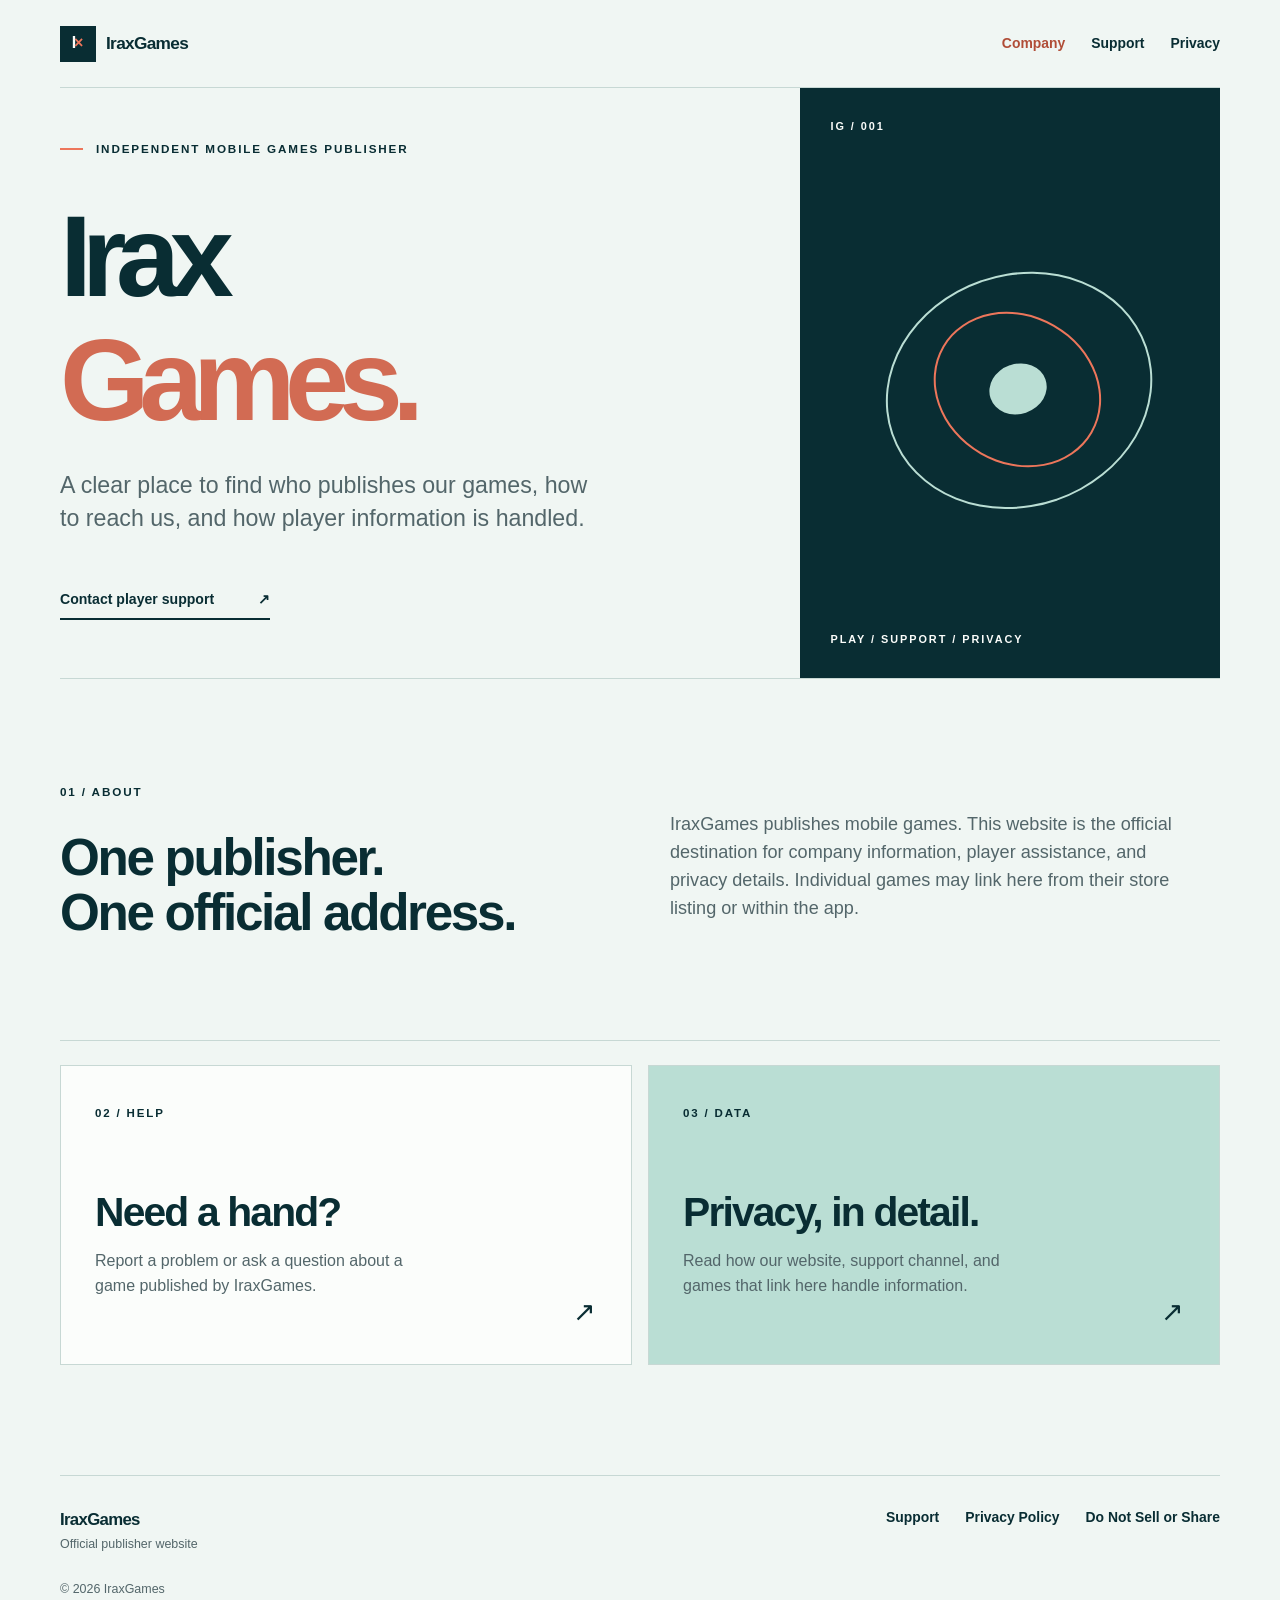
<file: index.html>
<!doctype html>
<html lang="en">
<head>
  <meta charset="utf-8">
  <meta name="viewport" content="width=device-width, initial-scale=1">
  <meta name="theme-color" content="#092d33">
  <meta name="description" content="IraxGames is a mobile games publisher. Find official company, player support, and privacy information.">
  <link rel="canonical" href="https://iraxgames.online/">
  <link rel="icon" href="icon.svg" type="image/svg+xml">
  <link rel="stylesheet" href="styles.css">
  <title>IraxGames — Mobile Games Publisher</title>
</head>
<body>
  <header class="site-head">
    <a class="brand" href="index.html" aria-label="IraxGames home"><span class="brand-icon" aria-hidden="true">I<span>×</span></span><span>IraxGames</span></a>
    <nav aria-label="Main navigation"><a aria-current="page" href="index.html">Company</a><a href="support.html">Support</a><a href="privacy-policy.html">Privacy</a></nav>
  </header>

  <main>
    <section class="home-hero" aria-labelledby="hero-title">
      <div class="hero-type"><p class="eyebrow"><span class="dash"></span> Independent mobile games publisher</p><h1 id="hero-title">Irax<span>Games.</span></h1><p class="hero-deck">A clear place to find who publishes our games, how to reach us, and how player information is handled.</p><a class="text-link" href="support.html">Contact player support <span aria-hidden="true">↗</span></a></div>
      <div class="hero-panel" aria-hidden="true"><span class="panel-coordinate">IG / 001</span><div class="panel-shape"><i></i><i></i><i></i></div><span class="panel-caption">PLAY / SUPPORT / PRIVACY</span></div>
    </section>

    <section class="info-strip" aria-label="About IraxGames"><div><span class="index-number">01 / ABOUT</span><h2>One publisher.<br>One official address.</h2></div><p>IraxGames publishes mobile games. This website is the official destination for company information, player assistance, and privacy details. Individual games may link here from their store listing or within the app.</p></section>

    <section class="destination-grid" aria-label="Useful links"><a class="destination" href="support.html"><span>02 / HELP</span><h2>Need a hand?</h2><p>Report a problem or ask a question about a game published by IraxGames.</p><strong aria-hidden="true">↗</strong></a><a class="destination" href="privacy-policy.html"><span>03 / DATA</span><h2>Privacy, in detail.</h2><p>Read how our website, support channel, and games that link here handle information.</p><strong aria-hidden="true">↗</strong></a></section>
  </main>

  <footer class="site-foot"><div><strong>IraxGames</strong><span>Official publisher website</span></div><nav aria-label="Footer navigation"><a href="support.html">Support</a><a href="privacy-policy.html">Privacy Policy</a><a href="privacy-policy.html#california">Do Not Sell or Share</a></nav><small>© 2026 IraxGames</small></footer>
</body>
</html>
</file>
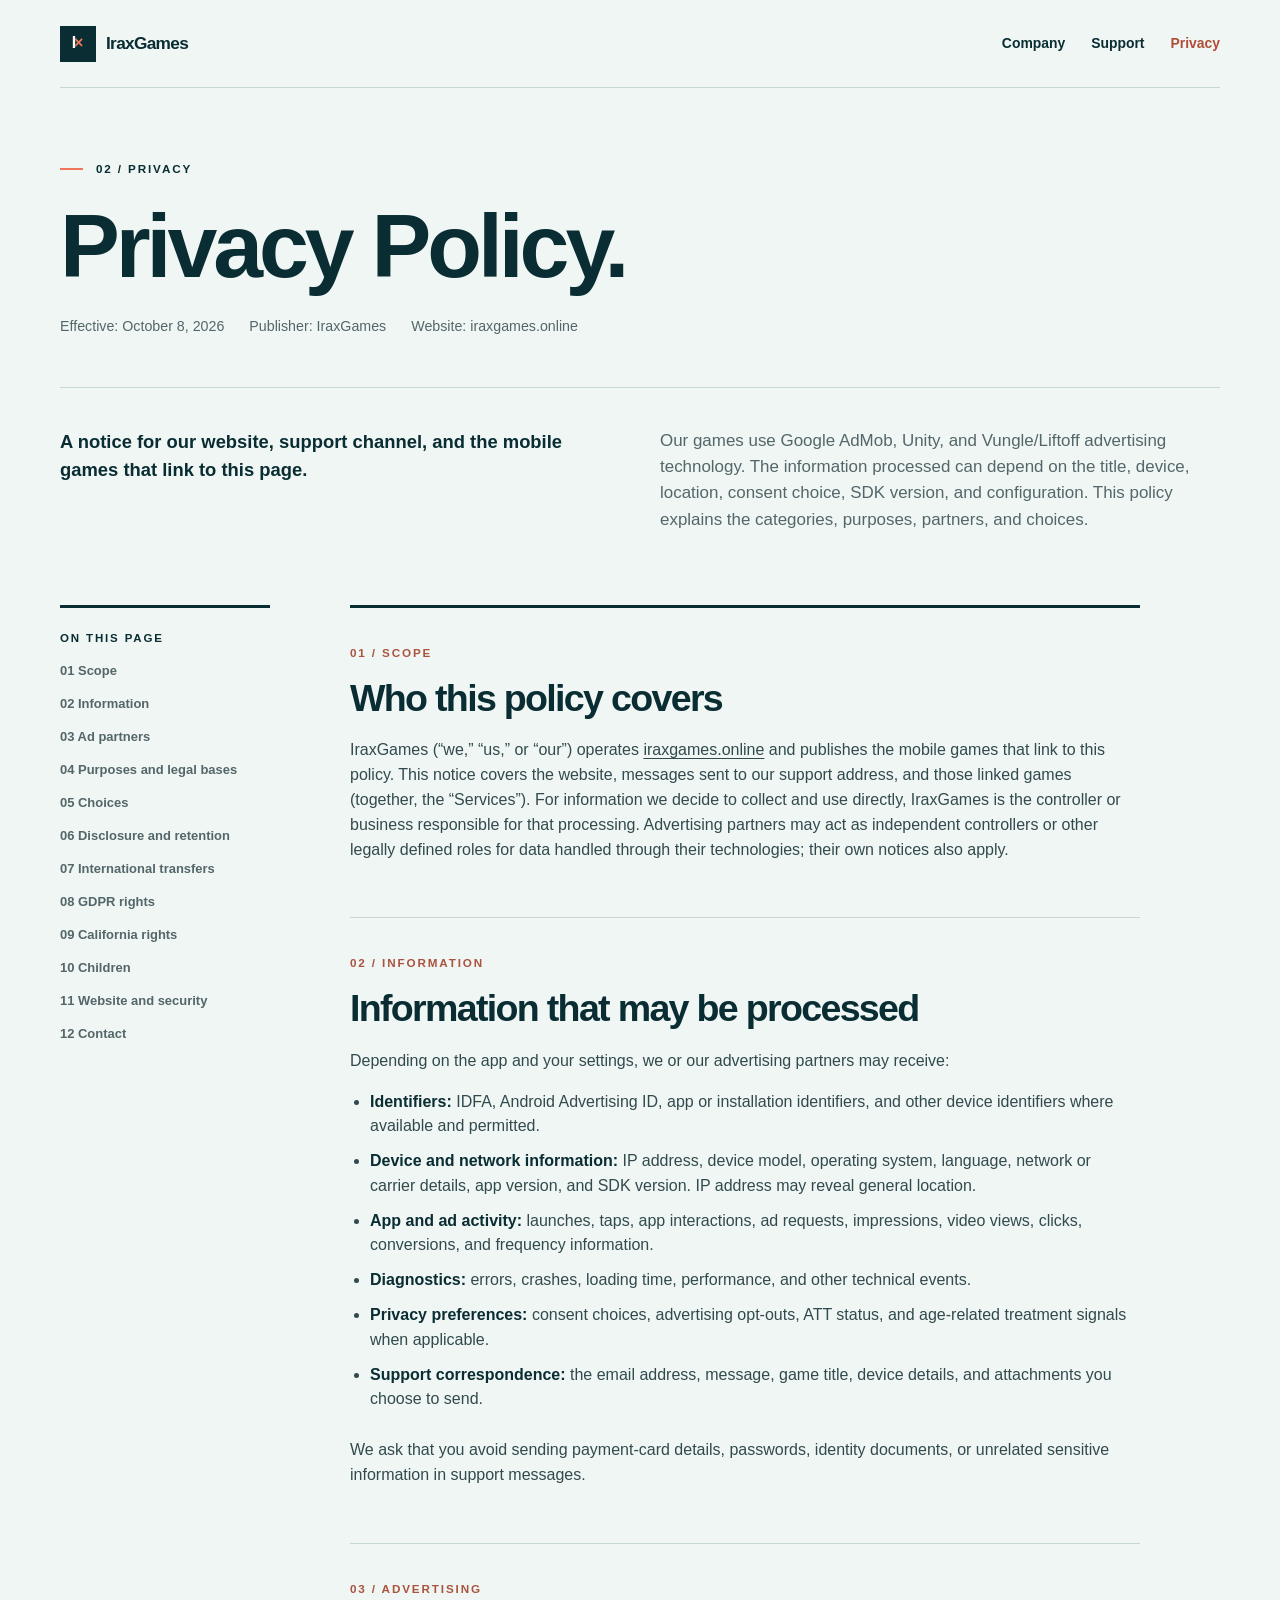
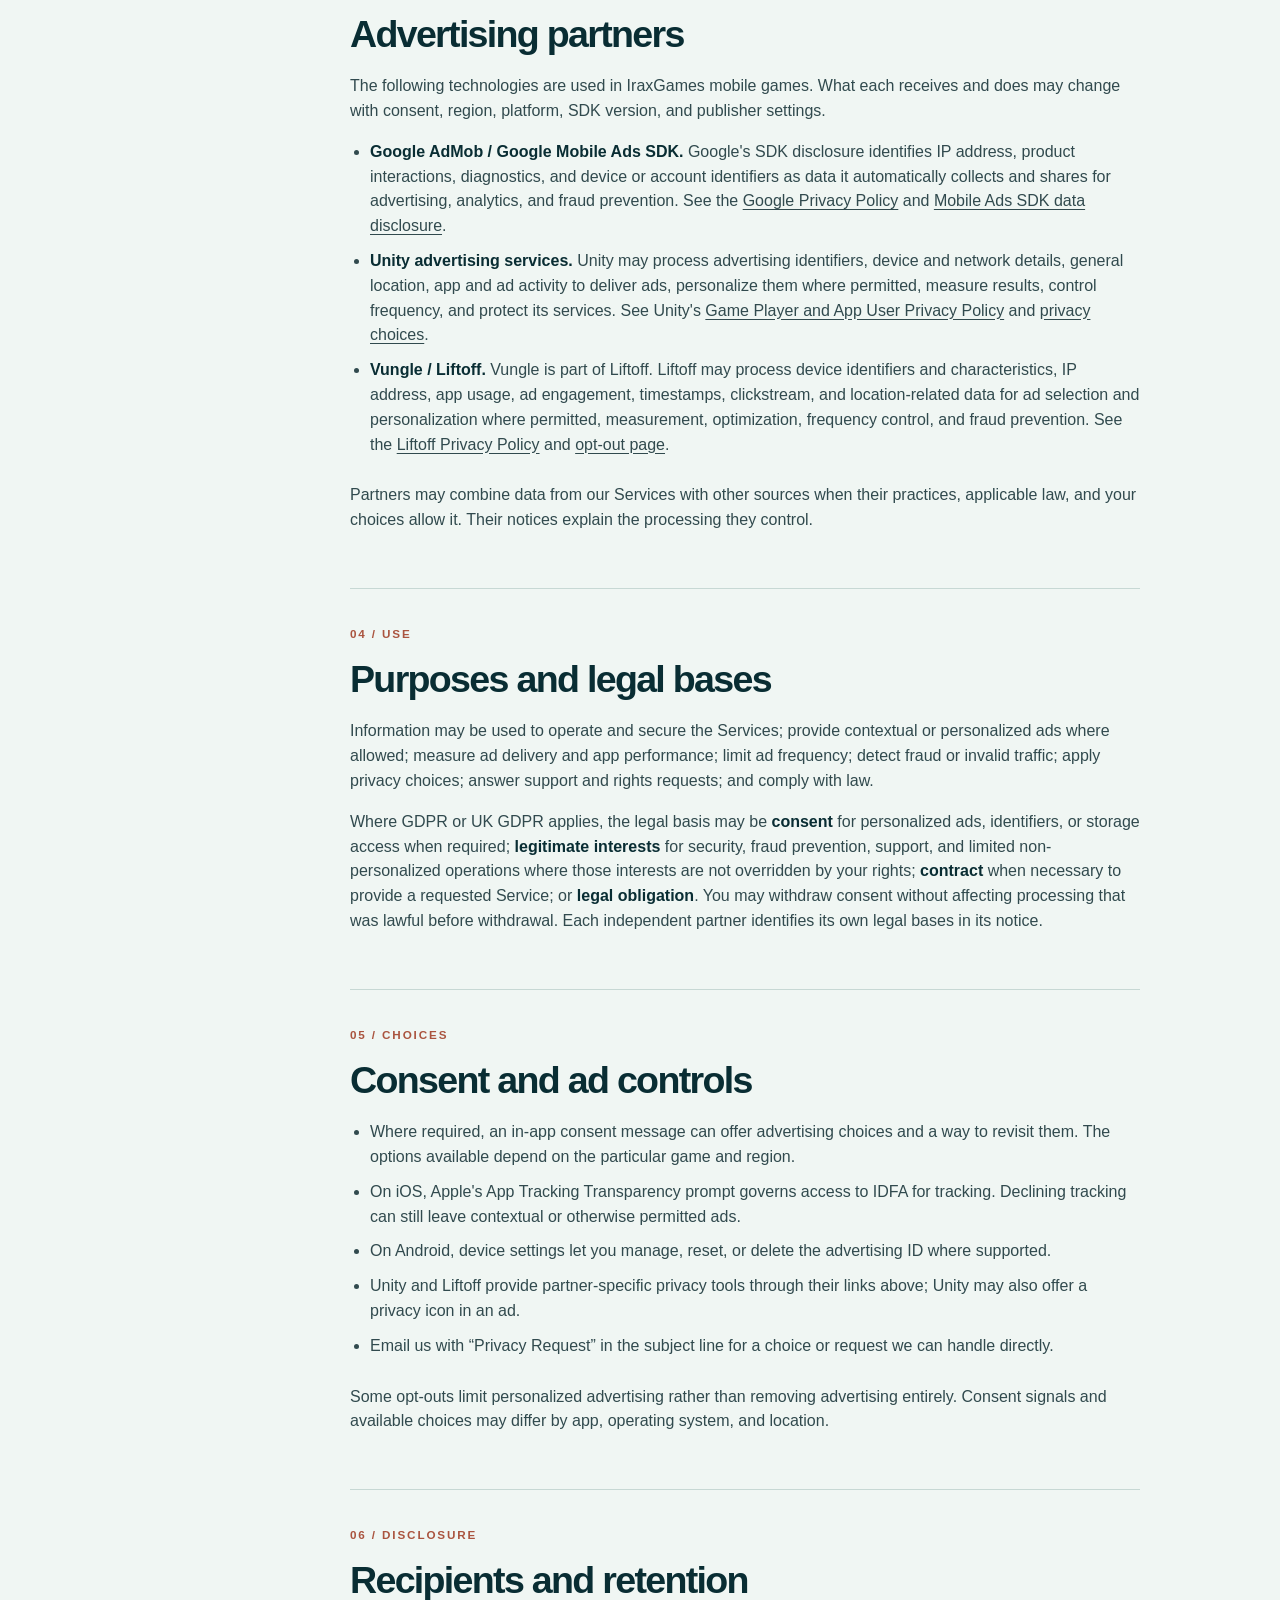
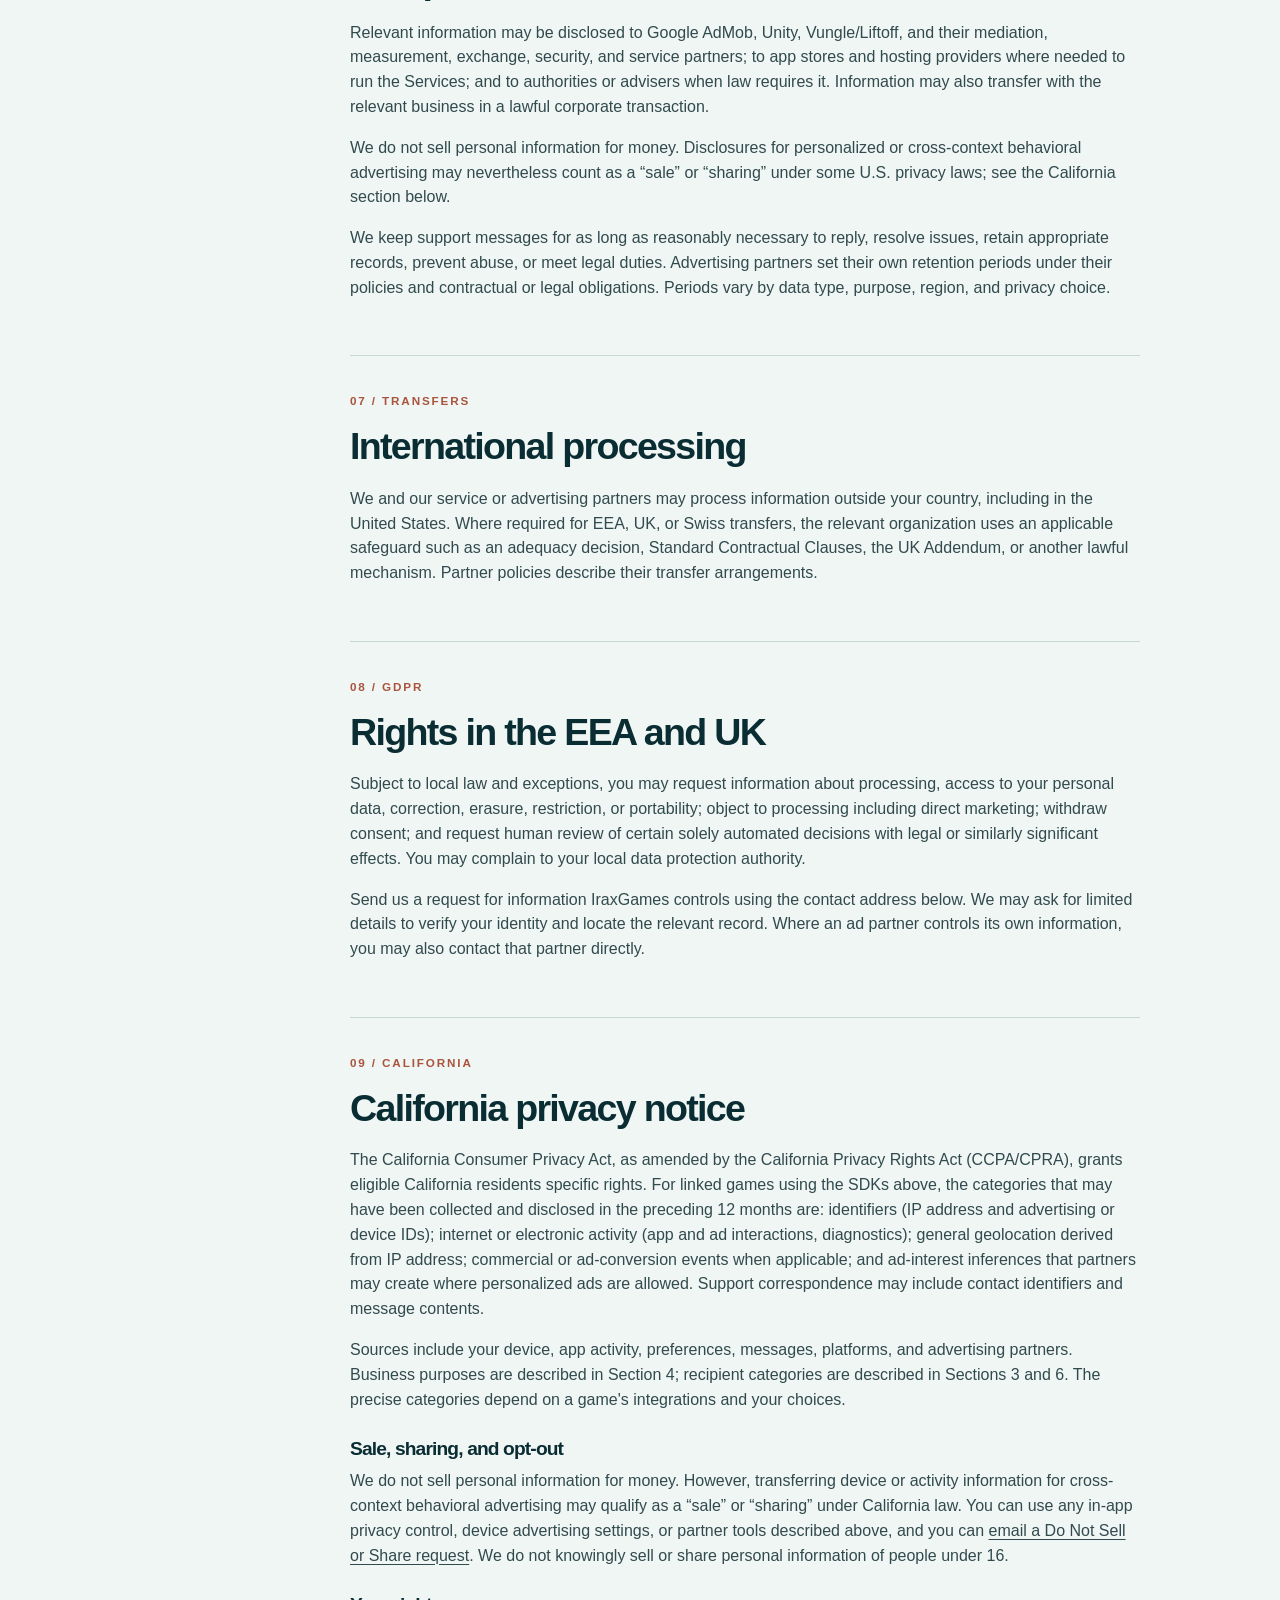
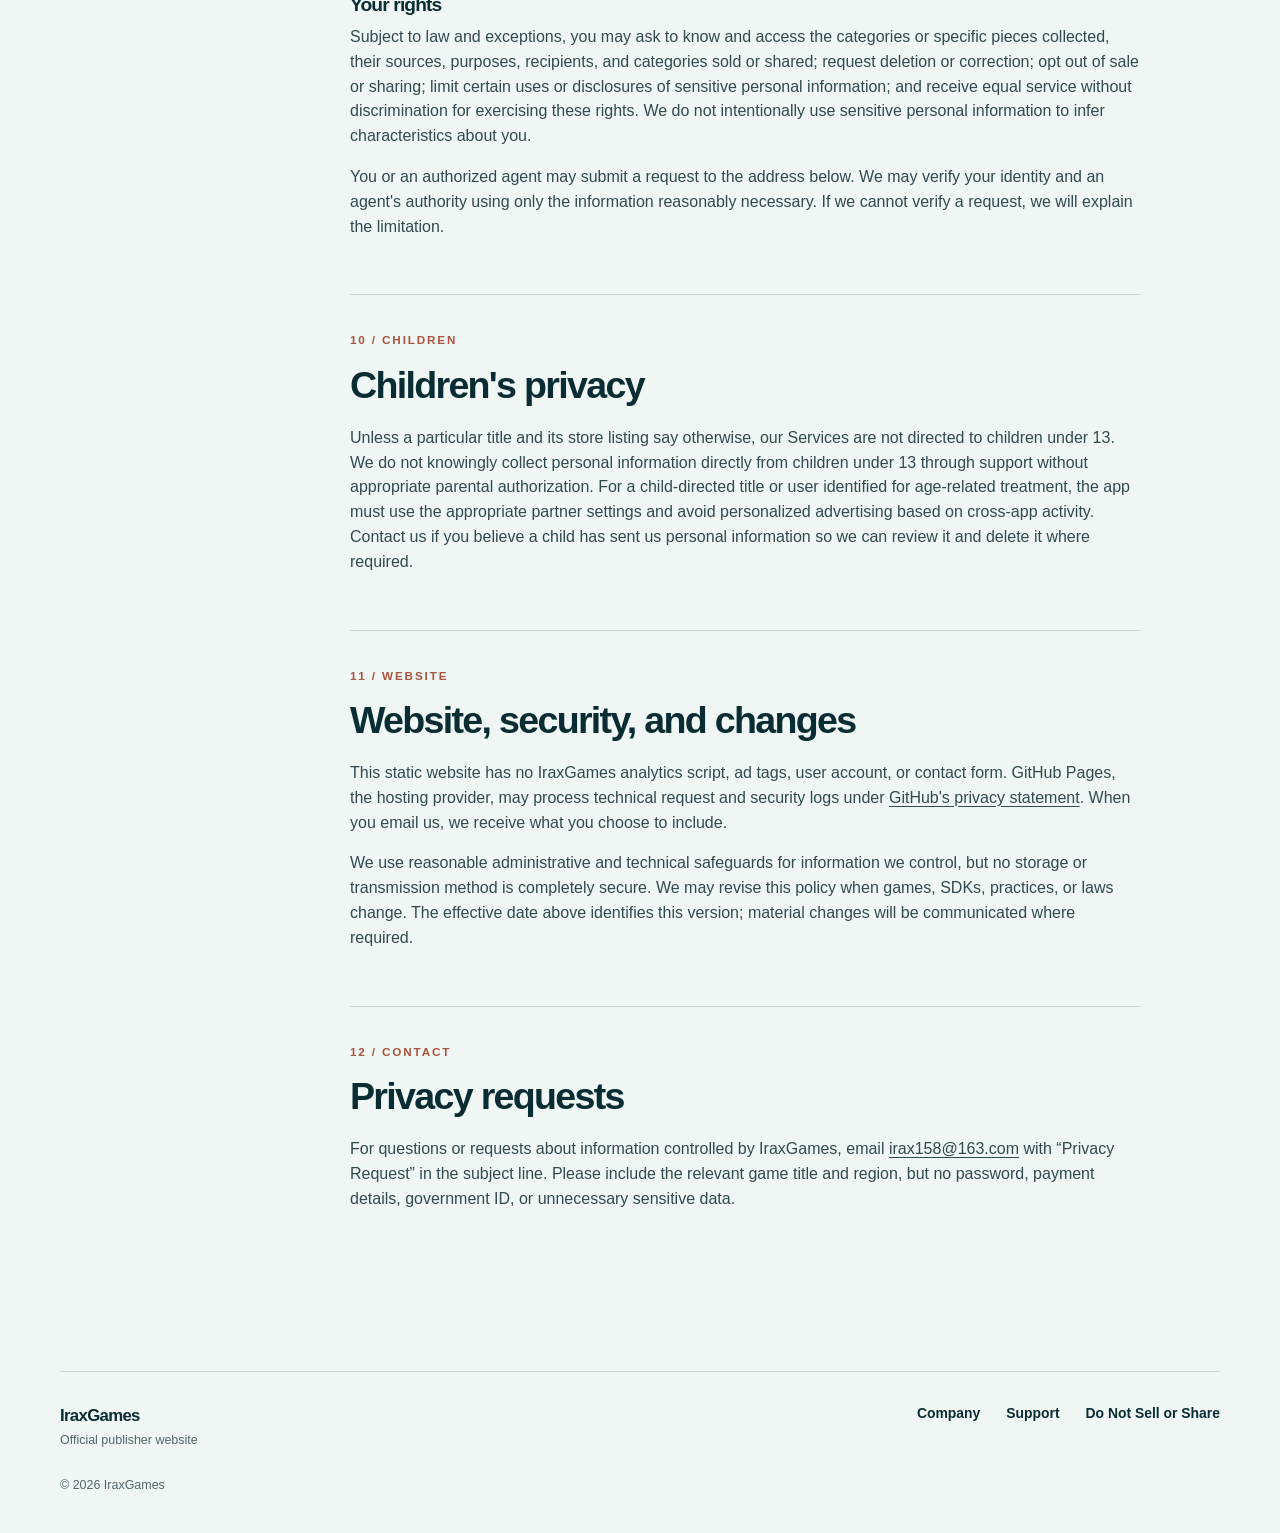
<file: privacy-policy.html>
<!doctype html>
<html lang="en">
<head>
  <meta charset="utf-8">
  <meta name="viewport" content="width=device-width, initial-scale=1">
  <meta name="theme-color" content="#092d33">
  <meta name="description" content="Privacy Policy for IraxGames, including mobile advertising, GDPR and California privacy rights.">
  <link rel="canonical" href="https://iraxgames.online/privacy-policy.html">
  <link rel="icon" href="icon.svg" type="image/svg+xml">
  <link rel="stylesheet" href="styles.css">
  <title>Privacy Policy — IraxGames</title>
</head>
<body>
  <header class="site-head"><a class="brand" href="index.html" aria-label="IraxGames home"><span class="brand-icon" aria-hidden="true">I<span>×</span></span><span>IraxGames</span></a><nav aria-label="Main navigation"><a href="index.html">Company</a><a href="support.html">Support</a><a aria-current="page" href="privacy-policy.html">Privacy</a></nav></header>
  <main class="interior">
    <section class="policy-top"><p class="eyebrow"><span class="dash"></span> 02 / PRIVACY</p><h1>Privacy Policy.</h1><div class="policy-meta"><span>Effective: October 8, 2026</span><span>Publisher: IraxGames</span><span>Website: iraxgames.online</span></div></section>
    <div class="policy-lead"><strong>A notice for our website, support channel, and the mobile games that link to this page.</strong><p>Our games use Google AdMob, Unity, and Vungle/Liftoff advertising technology. The information processed can depend on the title, device, location, consent choice, SDK version, and configuration. This policy explains the categories, purposes, partners, and choices.</p></div>
    <div class="policy-content"><nav class="policy-nav" aria-label="Privacy policy sections"><strong>ON THIS PAGE</strong><a href="#scope">01 Scope</a><a href="#data">02 Information</a><a href="#partners">03 Ad partners</a><a href="#use">04 Purposes and legal bases</a><a href="#choices">05 Choices</a><a href="#sharing">06 Disclosure and retention</a><a href="#international">07 International transfers</a><a href="#rights">08 GDPR rights</a><a href="#california">09 California rights</a><a href="#children">10 Children</a><a href="#website">11 Website and security</a><a href="#contact">12 Contact</a></nav>
      <article class="policy-copy">
        <section id="scope"><span class="small-label">01 / SCOPE</span><h2>Who this policy covers</h2><p>IraxGames (“we,” “us,” or “our”) operates <a href="https://iraxgames.online/">iraxgames.online</a> and publishes the mobile games that link to this policy. This notice covers the website, messages sent to our support address, and those linked games (together, the “Services”). For information we decide to collect and use directly, IraxGames is the controller or business responsible for that processing. Advertising partners may act as independent controllers or other legally defined roles for data handled through their technologies; their own notices also apply.</p></section>

        <section id="data"><span class="small-label">02 / INFORMATION</span><h2>Information that may be processed</h2><p>Depending on the app and your settings, we or our advertising partners may receive:</p><ul><li><strong>Identifiers:</strong> IDFA, Android Advertising ID, app or installation identifiers, and other device identifiers where available and permitted.</li><li><strong>Device and network information:</strong> IP address, device model, operating system, language, network or carrier details, app version, and SDK version. IP address may reveal general location.</li><li><strong>App and ad activity:</strong> launches, taps, app interactions, ad requests, impressions, video views, clicks, conversions, and frequency information.</li><li><strong>Diagnostics:</strong> errors, crashes, loading time, performance, and other technical events.</li><li><strong>Privacy preferences:</strong> consent choices, advertising opt-outs, ATT status, and age-related treatment signals when applicable.</li><li><strong>Support correspondence:</strong> the email address, message, game title, device details, and attachments you choose to send.</li></ul><p>We ask that you avoid sending payment-card details, passwords, identity documents, or unrelated sensitive information in support messages.</p></section>

        <section id="partners"><span class="small-label">03 / ADVERTISING</span><h2>Advertising partners</h2><p>The following technologies are used in IraxGames mobile games. What each receives and does may change with consent, region, platform, SDK version, and publisher settings.</p><ul><li><strong>Google AdMob / Google Mobile Ads SDK.</strong> Google's SDK disclosure identifies IP address, product interactions, diagnostics, and device or account identifiers as data it automatically collects and shares for advertising, analytics, and fraud prevention. See the <a href="https://policies.google.com/privacy">Google Privacy Policy</a> and <a href="https://developers.google.com/admob/android/privacy/play-data-disclosure">Mobile Ads SDK data disclosure</a>.</li><li><strong>Unity advertising services.</strong> Unity may process advertising identifiers, device and network details, general location, app and ad activity to deliver ads, personalize them where permitted, measure results, control frequency, and protect its services. See Unity's <a href="https://unity.com/legal/game-player-and-app-user-privacy-policy">Game Player and App User Privacy Policy</a> and <a href="https://unity.com/legal/do-not-sell-my-personal-information">privacy choices</a>.</li><li><strong>Vungle / Liftoff.</strong> Vungle is part of Liftoff. Liftoff may process device identifiers and characteristics, IP address, app usage, ad engagement, timestamps, clickstream, and location-related data for ad selection and personalization where permitted, measurement, optimization, frequency control, and fraud prevention. See the <a href="https://liftoff.ai/privacy-policy/">Liftoff Privacy Policy</a> and <a href="https://liftoff.ai/opt-out/">opt-out page</a>.</li></ul><p>Partners may combine data from our Services with other sources when their practices, applicable law, and your choices allow it. Their notices explain the processing they control.</p></section>

        <section id="use"><span class="small-label">04 / USE</span><h2>Purposes and legal bases</h2><p>Information may be used to operate and secure the Services; provide contextual or personalized ads where allowed; measure ad delivery and app performance; limit ad frequency; detect fraud or invalid traffic; apply privacy choices; answer support and rights requests; and comply with law.</p><p>Where GDPR or UK GDPR applies, the legal basis may be <strong>consent</strong> for personalized ads, identifiers, or storage access when required; <strong>legitimate interests</strong> for security, fraud prevention, support, and limited non-personalized operations where those interests are not overridden by your rights; <strong>contract</strong> when necessary to provide a requested Service; or <strong>legal obligation</strong>. You may withdraw consent without affecting processing that was lawful before withdrawal. Each independent partner identifies its own legal bases in its notice.</p></section>

        <section id="choices"><span class="small-label">05 / CHOICES</span><h2>Consent and ad controls</h2><ul><li>Where required, an in-app consent message can offer advertising choices and a way to revisit them. The options available depend on the particular game and region.</li><li>On iOS, Apple's App Tracking Transparency prompt governs access to IDFA for tracking. Declining tracking can still leave contextual or otherwise permitted ads.</li><li>On Android, device settings let you manage, reset, or delete the advertising ID where supported.</li><li>Unity and Liftoff provide partner-specific privacy tools through their links above; Unity may also offer a privacy icon in an ad.</li><li>Email us with “Privacy Request” in the subject line for a choice or request we can handle directly.</li></ul><p>Some opt-outs limit personalized advertising rather than removing advertising entirely. Consent signals and available choices may differ by app, operating system, and location.</p></section>

        <section id="sharing"><span class="small-label">06 / DISCLOSURE</span><h2>Recipients and retention</h2><p>Relevant information may be disclosed to Google AdMob, Unity, Vungle/Liftoff, and their mediation, measurement, exchange, security, and service partners; to app stores and hosting providers where needed to run the Services; and to authorities or advisers when law requires it. Information may also transfer with the relevant business in a lawful corporate transaction.</p><p>We do not sell personal information for money. Disclosures for personalized or cross-context behavioral advertising may nevertheless count as a “sale” or “sharing” under some U.S. privacy laws; see the California section below.</p><p>We keep support messages for as long as reasonably necessary to reply, resolve issues, retain appropriate records, prevent abuse, or meet legal duties. Advertising partners set their own retention periods under their policies and contractual or legal obligations. Periods vary by data type, purpose, region, and privacy choice.</p></section>

        <section id="international"><span class="small-label">07 / TRANSFERS</span><h2>International processing</h2><p>We and our service or advertising partners may process information outside your country, including in the United States. Where required for EEA, UK, or Swiss transfers, the relevant organization uses an applicable safeguard such as an adequacy decision, Standard Contractual Clauses, the UK Addendum, or another lawful mechanism. Partner policies describe their transfer arrangements.</p></section>

        <section id="rights"><span class="small-label">08 / GDPR</span><h2>Rights in the EEA and UK</h2><p>Subject to local law and exceptions, you may request information about processing, access to your personal data, correction, erasure, restriction, or portability; object to processing including direct marketing; withdraw consent; and request human review of certain solely automated decisions with legal or similarly significant effects. You may complain to your local data protection authority.</p><p>Send us a request for information IraxGames controls using the contact address below. We may ask for limited details to verify your identity and locate the relevant record. Where an ad partner controls its own information, you may also contact that partner directly.</p></section>

        <section id="california"><span class="small-label">09 / CALIFORNIA</span><h2>California privacy notice</h2><p>The California Consumer Privacy Act, as amended by the California Privacy Rights Act (CCPA/CPRA), grants eligible California residents specific rights. For linked games using the SDKs above, the categories that may have been collected and disclosed in the preceding 12 months are: identifiers (IP address and advertising or device IDs); internet or electronic activity (app and ad interactions, diagnostics); general geolocation derived from IP address; commercial or ad-conversion events when applicable; and ad-interest inferences that partners may create where personalized ads are allowed. Support correspondence may include contact identifiers and message contents.</p><p>Sources include your device, app activity, preferences, messages, platforms, and advertising partners. Business purposes are described in Section 4; recipient categories are described in Sections 3 and 6. The precise categories depend on a game's integrations and your choices.</p><h3>Sale, sharing, and opt-out</h3><p>We do not sell personal information for money. However, transferring device or activity information for cross-context behavioral advertising may qualify as a “sale” or “sharing” under California law. You can use any in-app privacy control, device advertising settings, or partner tools described above, and you can <a href="mailto:irax158@163.com?subject=Do%20Not%20Sell%20or%20Share">email a Do Not Sell or Share request</a>. We do not knowingly sell or share personal information of people under 16.</p><h3>Your rights</h3><p>Subject to law and exceptions, you may ask to know and access the categories or specific pieces collected, their sources, purposes, recipients, and categories sold or shared; request deletion or correction; opt out of sale or sharing; limit certain uses or disclosures of sensitive personal information; and receive equal service without discrimination for exercising these rights. We do not intentionally use sensitive personal information to infer characteristics about you.</p><p>You or an authorized agent may submit a request to the address below. We may verify your identity and an agent's authority using only the information reasonably necessary. If we cannot verify a request, we will explain the limitation.</p></section>

        <section id="children"><span class="small-label">10 / CHILDREN</span><h2>Children's privacy</h2><p>Unless a particular title and its store listing say otherwise, our Services are not directed to children under 13. We do not knowingly collect personal information directly from children under 13 through support without appropriate parental authorization. For a child-directed title or user identified for age-related treatment, the app must use the appropriate partner settings and avoid personalized advertising based on cross-app activity. Contact us if you believe a child has sent us personal information so we can review it and delete it where required.</p></section>

        <section id="website"><span class="small-label">11 / WEBSITE</span><h2>Website, security, and changes</h2><p>This static website has no IraxGames analytics script, ad tags, user account, or contact form. GitHub Pages, the hosting provider, may process technical request and security logs under <a href="https://docs.github.com/en/site-policy/privacy-policies/github-general-privacy-statement">GitHub's privacy statement</a>. When you email us, we receive what you choose to include.</p><p>We use reasonable administrative and technical safeguards for information we control, but no storage or transmission method is completely secure. We may revise this policy when games, SDKs, practices, or laws change. The effective date above identifies this version; material changes will be communicated where required.</p></section>

        <section id="contact"><span class="small-label">12 / CONTACT</span><h2>Privacy requests</h2><p>For questions or requests about information controlled by IraxGames, email <a href="mailto:irax158@163.com">irax158@163.com</a> with “Privacy Request” in the subject line. Please include the relevant game title and region, but no password, payment details, government ID, or unnecessary sensitive data.</p></section>
      </article>
    </div>
  </main>
  <footer class="site-foot"><div><strong>IraxGames</strong><span>Official publisher website</span></div><nav aria-label="Footer navigation"><a href="index.html">Company</a><a href="support.html">Support</a><a href="privacy-policy.html#california">Do Not Sell or Share</a></nav><small>© 2026 IraxGames</small></footer>
</body>
</html>
</file>
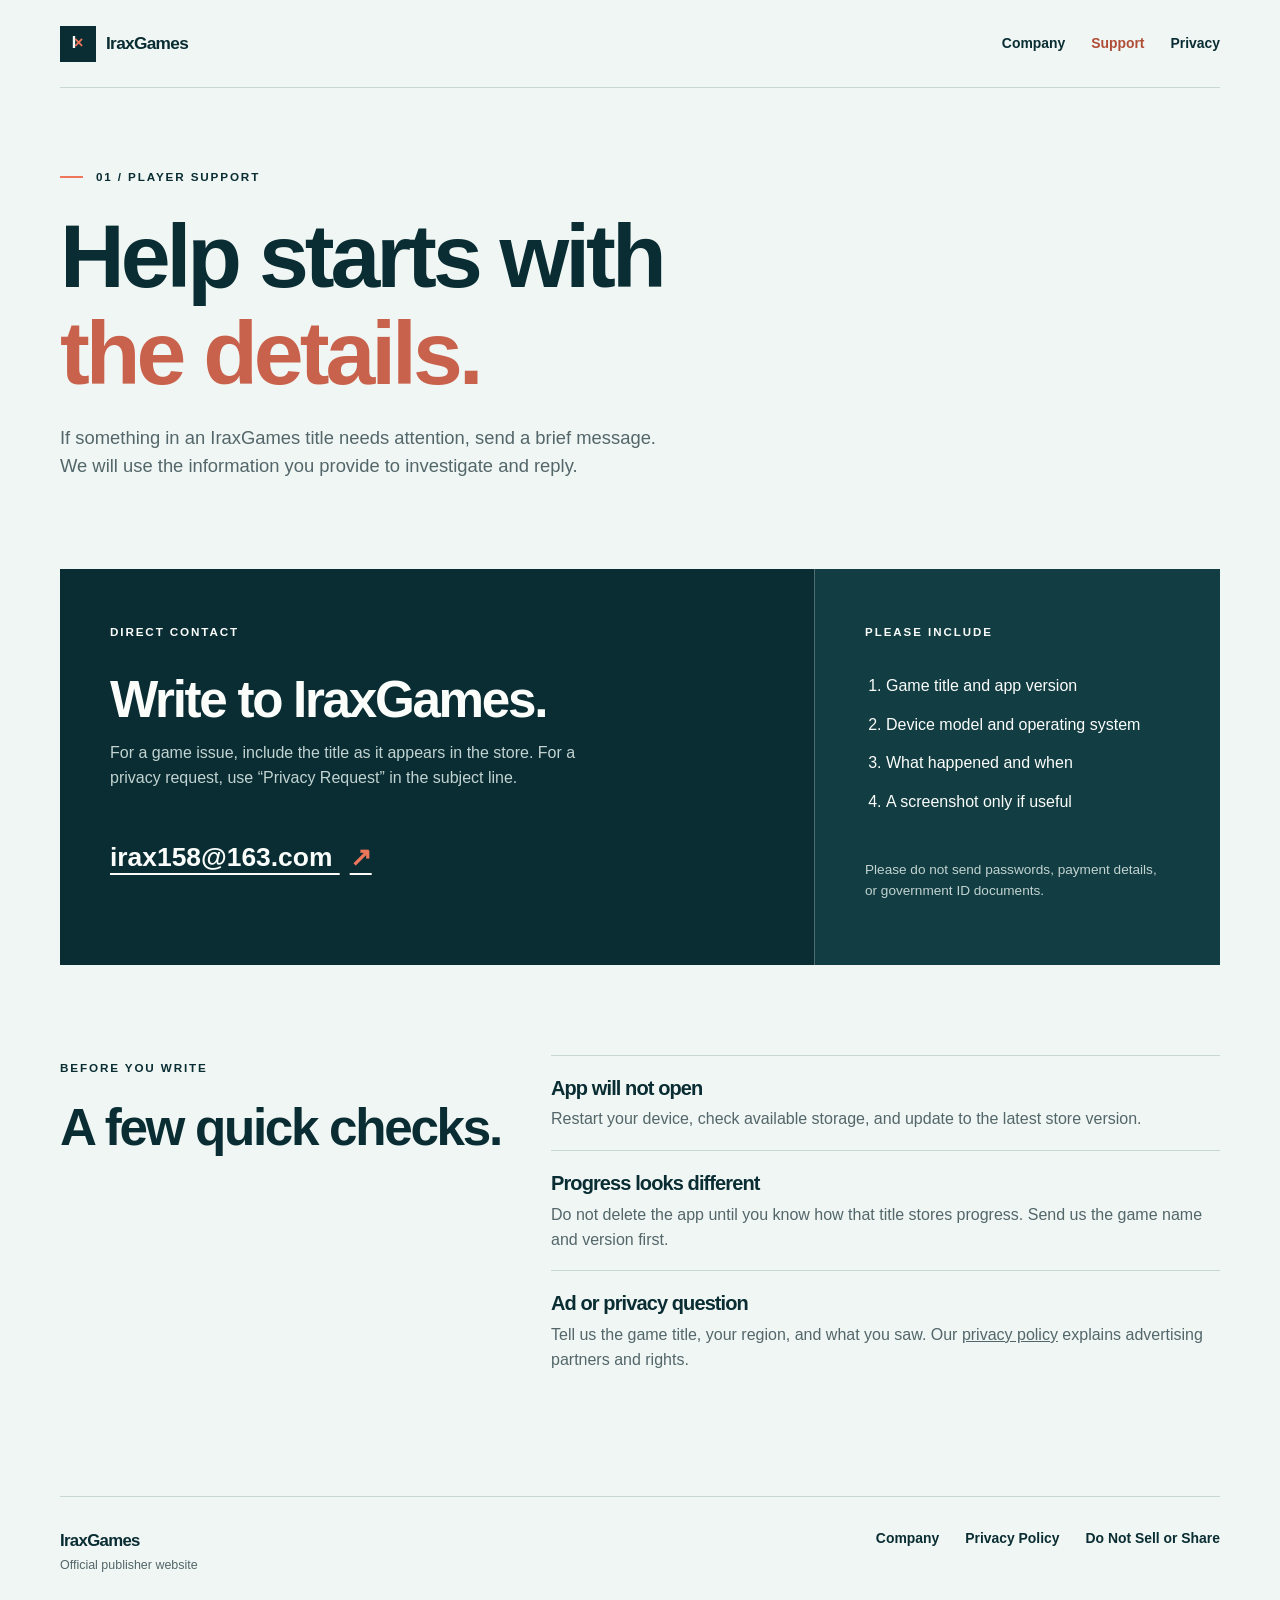
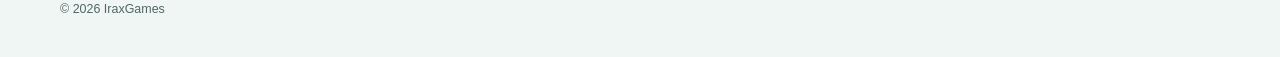
<file: support.html>
<!doctype html>
<html lang="en">
<head>
  <meta charset="utf-8">
  <meta name="viewport" content="width=device-width, initial-scale=1">
  <meta name="theme-color" content="#092d33">
  <meta name="description" content="Official player and privacy support for games published by IraxGames.">
  <link rel="canonical" href="https://iraxgames.online/support.html">
  <link rel="icon" href="icon.svg" type="image/svg+xml">
  <link rel="stylesheet" href="styles.css">
  <title>Player Support — IraxGames</title>
</head>
<body>
  <header class="site-head"><a class="brand" href="index.html" aria-label="IraxGames home"><span class="brand-icon" aria-hidden="true">I<span>×</span></span><span>IraxGames</span></a><nav aria-label="Main navigation"><a href="index.html">Company</a><a aria-current="page" href="support.html">Support</a><a href="privacy-policy.html">Privacy</a></nav></header>
  <main class="interior">
    <section class="page-heading"><p class="eyebrow"><span class="dash"></span> 01 / PLAYER SUPPORT</p><h1>Help starts with<br><em>the details.</em></h1><p>If something in an IraxGames title needs attention, send a brief message. We will use the information you provide to investigate and reply.</p></section>
    <section class="contact-block" aria-labelledby="contact-title"><div><span class="small-label">DIRECT CONTACT</span><h2 id="contact-title">Write to IraxGames.</h2><p>For a game issue, include the title as it appears in the store. For a privacy request, use “Privacy Request” in the subject line.</p><a class="email-link" href="mailto:irax158@163.com">irax158@163.com <span aria-hidden="true">↗</span></a></div><div class="contact-note"><span>PLEASE INCLUDE</span><ol><li>Game title and app version</li><li>Device model and operating system</li><li>What happened and when</li><li>A screenshot only if useful</li></ol><p>Please do not send passwords, payment details, or government ID documents.</p></div></section>
    <section class="support-bottom"><div><span class="small-label">BEFORE YOU WRITE</span><h2>A few quick checks.</h2></div><div class="check-list"><article><h3>App will not open</h3><p>Restart your device, check available storage, and update to the latest store version.</p></article><article><h3>Progress looks different</h3><p>Do not delete the app until you know how that title stores progress. Send us the game name and version first.</p></article><article><h3>Ad or privacy question</h3><p>Tell us the game title, your region, and what you saw. Our <a href="privacy-policy.html">privacy policy</a> explains advertising partners and rights.</p></article></div></section>
  </main>
  <footer class="site-foot"><div><strong>IraxGames</strong><span>Official publisher website</span></div><nav aria-label="Footer navigation"><a href="index.html">Company</a><a href="privacy-policy.html">Privacy Policy</a><a href="privacy-policy.html#california">Do Not Sell or Share</a></nav><small>© 2026 IraxGames</small></footer>
</body>
</html>
</file>
<file: styles.css>
:root{--ink:#092d33;--muted:#53666a;--paper:#f0f6f3;--white:#fbfdfb;--line:#c7d8d4;--orange:#ed765b;--mint:#baded4;--width:1160px}
*{box-sizing:border-box}html{scroll-behavior:smooth}body{margin:0;background:var(--paper);color:var(--ink);font-family:Arial,Helvetica,sans-serif;line-height:1.55}a{color:inherit}h1,h2,h3,p{margin-top:0}h1,h2,h3{line-height:1.08;letter-spacing:-.045em}h1{font-size:clamp(3.5rem,9vw,8.6rem);font-weight:700}h2{font-size:clamp(2rem,4vw,3.8rem)}h3{font-size:1.25rem}.site-head,.site-foot{width:min(calc(100% - 48px),var(--width));margin:auto}.site-head{display:flex;justify-content:space-between;align-items:center;gap:24px;min-height:88px;border-bottom:1px solid var(--line)}.brand{display:inline-flex;align-items:center;gap:10px;text-decoration:none;font-size:1.08rem;font-weight:800;letter-spacing:-.04em}.brand-icon{display:inline-flex;align-items:center;justify-content:center;width:36px;height:36px;background:var(--ink);color:var(--white);font-size:1rem;letter-spacing:-.14em;padding-right:3px}.brand-icon span{color:var(--orange)}nav{display:flex;flex-wrap:wrap;gap:26px}nav a{text-decoration:none;font-size:.87rem;font-weight:700}nav a:hover,nav a[aria-current=page]{color:#b04d37}main{width:min(calc(100% - 48px),var(--width));margin:auto}.eyebrow,.small-label,.index-number{font-size:.73rem;font-weight:800;letter-spacing:.16em;text-transform:uppercase}.eyebrow{display:flex;align-items:center;gap:13px}.dash{display:inline-block;width:23px;height:2px;background:var(--orange)}.home-hero{display:grid;grid-template-columns:1.5fr .85fr;min-height:580px;border-bottom:1px solid var(--line)}.hero-type{display:flex;flex-direction:column;align-items:flex-start;justify-content:center;padding:52px 7vw 58px 0}.hero-type h1{margin:24px 0 26px;letter-spacing:-.09em}.hero-type h1 span{display:block;color:#d26b53}.hero-deck{font-size:clamp(1.13rem,2vw,1.45rem);max-width:530px;color:var(--muted);line-height:1.45}.text-link{font-size:.88rem;font-weight:800;text-decoration:none;border-bottom:2px solid var(--ink);padding:10px 0 7px;margin-top:20px}.text-link span{margin-left:40px}.hero-panel{background:var(--ink);color:var(--white);min-height:480px;display:flex;flex-direction:column;justify-content:space-between;padding:30px;overflow:hidden}.panel-coordinate,.panel-caption{font-size:.68rem;letter-spacing:.18em;font-weight:700}.panel-shape{height:310px;position:relative}.panel-shape i{position:absolute;display:block;border:2px solid var(--mint);width:75%;height:75%;transform:rotate(-19deg);left:15%;top:15%;border-radius:50%}.panel-shape i:nth-child(2){width:48%;height:48%;left:28%;top:28%;transform:rotate(30deg);border-color:var(--orange)}.panel-shape i:nth-child(3){width:16%;height:16%;left:44%;top:44%;background:var(--mint);border:0}.info-strip{display:grid;grid-template-columns:1fr 1fr;gap:60px;padding:100px 0;border-bottom:1px solid var(--line)}.info-strip h2{margin:26px 0 0}.info-strip>p{align-self:end;max-width:510px;font-size:1.13rem;color:var(--muted)}.destination-grid{display:grid;grid-template-columns:1fr 1fr;gap:16px;padding:24px 0 110px}.destination{position:relative;min-height:300px;padding:34px;background:var(--white);text-decoration:none;border:1px solid var(--line);transition:transform .2s,border-color .2s}.destination:hover{transform:translateY(-4px);border-color:var(--ink)}.destination>span{font-size:.72rem;font-weight:800;letter-spacing:.16em}.destination h2{font-size:2.55rem;margin:65px 0 15px}.destination p{max-width:320px;color:var(--muted)}.destination strong{position:absolute;right:35px;bottom:31px;font-size:1.7rem;font-weight:400}.destination:last-child{background:var(--mint)}.site-foot{display:grid;grid-template-columns:1fr auto;gap:25px;padding:31px 0 38px;border-top:1px solid var(--line)}.site-foot>div{display:grid;gap:2px}.site-foot strong{font-size:1.05rem;letter-spacing:-.04em}.site-foot span,.site-foot small{font-size:.78rem;color:var(--muted)}.site-foot small{grid-column:1/-1}.interior{padding-bottom:105px}.page-heading{padding:80px 0 70px;max-width:970px}.page-heading h1{font-size:clamp(3.7rem,7vw,6.6rem);margin:22px 0 22px}.page-heading h1 em{color:#c9624c;font-style:normal}.page-heading>p:last-child{max-width:620px;color:var(--muted);font-size:1.15rem}.contact-block{display:grid;grid-template-columns:1.3fr .7fr;background:var(--ink);color:var(--white)}.contact-block>div{padding:50px}.contact-block h2{color:var(--white);margin:28px 0 14px}.contact-block p{max-width:500px;color:#c2d3d1}.contact-block .email-link{display:inline-block;margin-top:30px;color:var(--white);font-size:clamp(1.1rem,2.5vw,1.65rem);font-weight:700;text-underline-offset:7px;overflow-wrap:anywhere}.email-link span{color:var(--orange);margin-left:10px}.contact-note{border-left:1px solid #4e6d70;background:#123d42}.contact-note>span{font-size:.72rem;font-weight:800;letter-spacing:.17em}.contact-note ol{padding-left:21px;margin:30px 0}.contact-note li{padding:0 0 14px}.contact-note p{font-size:.85rem}.support-bottom{display:grid;grid-template-columns:.8fr 1.2fr;gap:45px;margin-top:90px}.support-bottom h2{margin-top:20px}.check-list article{border-top:1px solid var(--line);padding:22px 0 18px}.check-list h3{margin-bottom:8px}.check-list p{margin:0;color:var(--muted)}.policy-top{padding:72px 0 50px;border-bottom:1px solid var(--line)}.policy-top h1{font-size:clamp(3.4rem,7vw,6.2rem);margin:20px 0}.policy-top .policy-meta{display:flex;gap:25px;flex-wrap:wrap;color:var(--muted);font-size:.89rem}.policy-lead{display:grid;grid-template-columns:1fr 1fr;gap:40px;padding:40px 0 55px}.policy-lead p{font-size:1.06rem;color:var(--muted)}.policy-lead strong{font-size:1.15rem}.policy-content{display:grid;grid-template-columns:210px minmax(0,1fr);gap:80px}.policy-nav{position:sticky;top:22px;align-self:start;display:grid;gap:13px;border-top:3px solid var(--ink);padding-top:22px}.policy-nav strong{font-size:.72rem;letter-spacing:.16em}.policy-nav a{font-size:.81rem;text-decoration:none;color:var(--muted)}.policy-nav a:hover{color:var(--ink);text-decoration:underline}.policy-copy{max-width:790px}.policy-copy section{padding:32px 0 39px;border-top:1px solid var(--line);scroll-margin-top:20px}.policy-copy section:first-child{border-top:3px solid var(--ink)}.policy-copy h2{font-size:clamp(1.55rem,3vw,2.35rem);margin:13px 0 20px}.policy-copy h3{font-size:1.2rem;margin:27px 0 9px}.policy-copy p,.policy-copy li{color:#314a4e}.policy-copy li{padding:0 0 10px}.policy-copy ul{padding-left:20px}.policy-copy a{text-underline-offset:3px}.policy-copy .small-label{color:#aa543f}.policy-copy strong{color:var(--ink)}.policy-copy .callout{padding:20px 22px;background:#dceae5;border-left:4px solid var(--orange)}
@media(max-width:760px){.site-head,.site-foot,main{width:min(calc(100% - 32px),var(--width))}.site-head{min-height:74px}.site-head nav{gap:13px}.site-head nav a{font-size:.75rem}.brand{font-size:.92rem}.brand-icon{width:30px;height:30px}.home-hero{grid-template-columns:1fr}.hero-type{padding:70px 0}.hero-type h1{font-size:clamp(3.8rem,15vw,7rem)}.hero-panel{min-height:250px}.panel-shape{height:170px}.info-strip,.destination-grid,.contact-block,.support-bottom,.policy-lead,.policy-content{grid-template-columns:1fr}.info-strip{padding:70px 0;gap:25px}.destination-grid{padding-bottom:70px}.destination{min-height:260px}.destination h2{margin-top:50px}.contact-block>div{padding:30px}.contact-note{border-left:0;border-top:1px solid #4e6d70}.support-bottom{margin-top:65px}.policy-nav{position:static;display:flex;flex-wrap:wrap;gap:11px 16px;padding-bottom:25px}.policy-nav strong{width:100%}.policy-content{gap:25px}.site-foot{grid-template-columns:1fr}.site-foot small{grid-column:1}.site-foot nav{gap:12px 18px}}
@media(max-width:440px){.site-head{align-items:flex-start;flex-direction:column;padding:14px 0;gap:10px}.home-hero{min-height:auto}.hero-type{padding:55px 0}.hero-type h1{font-size:16vw}.page-heading{padding:55px 0}.site-foot nav a{font-size:.78rem}}
</file>
